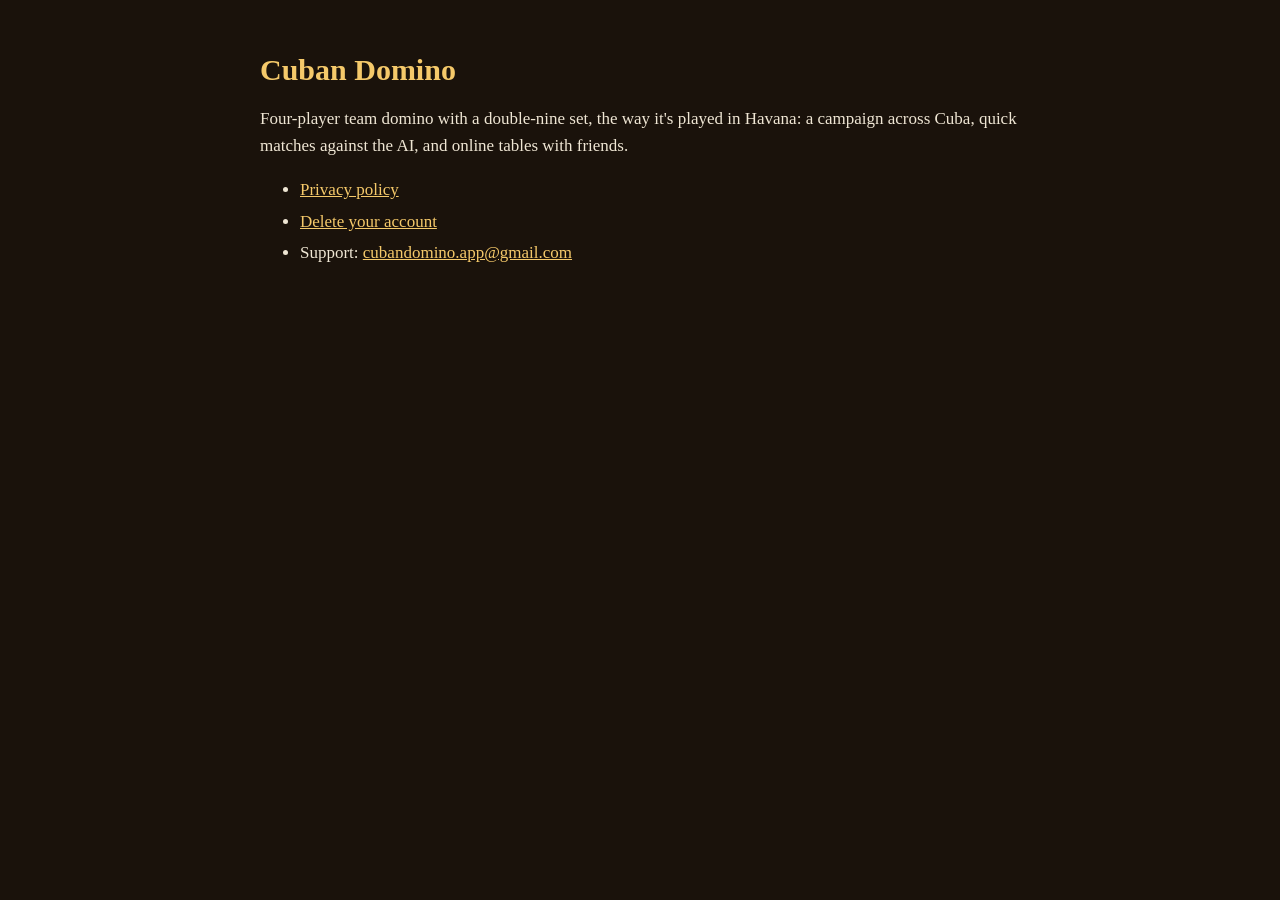
<file: cuban-domino/index.html>
<!doctype html>
<html lang="en">
<head>
<meta charset="utf-8">
<meta name="viewport" content="width=device-width, initial-scale=1">
<title>Cuban Domino</title>
<link rel="stylesheet" href="style.css">
</head>
<body>
<main>
<h1>Cuban Domino</h1>
<p>Four-player team domino with a double-nine set, the way it's played in Havana: a campaign across Cuba, quick matches against the AI, and online tables with friends.</p>
<ul>
<li><a href="privacy.html">Privacy policy</a></li>
<li><a href="delete-account.html">Delete your account</a></li>
<li>Support: <a href="mailto:cubandomino.app@gmail.com">cubandomino.app@gmail.com</a></li>
</ul>
</main>
</body>
</html>
</file>
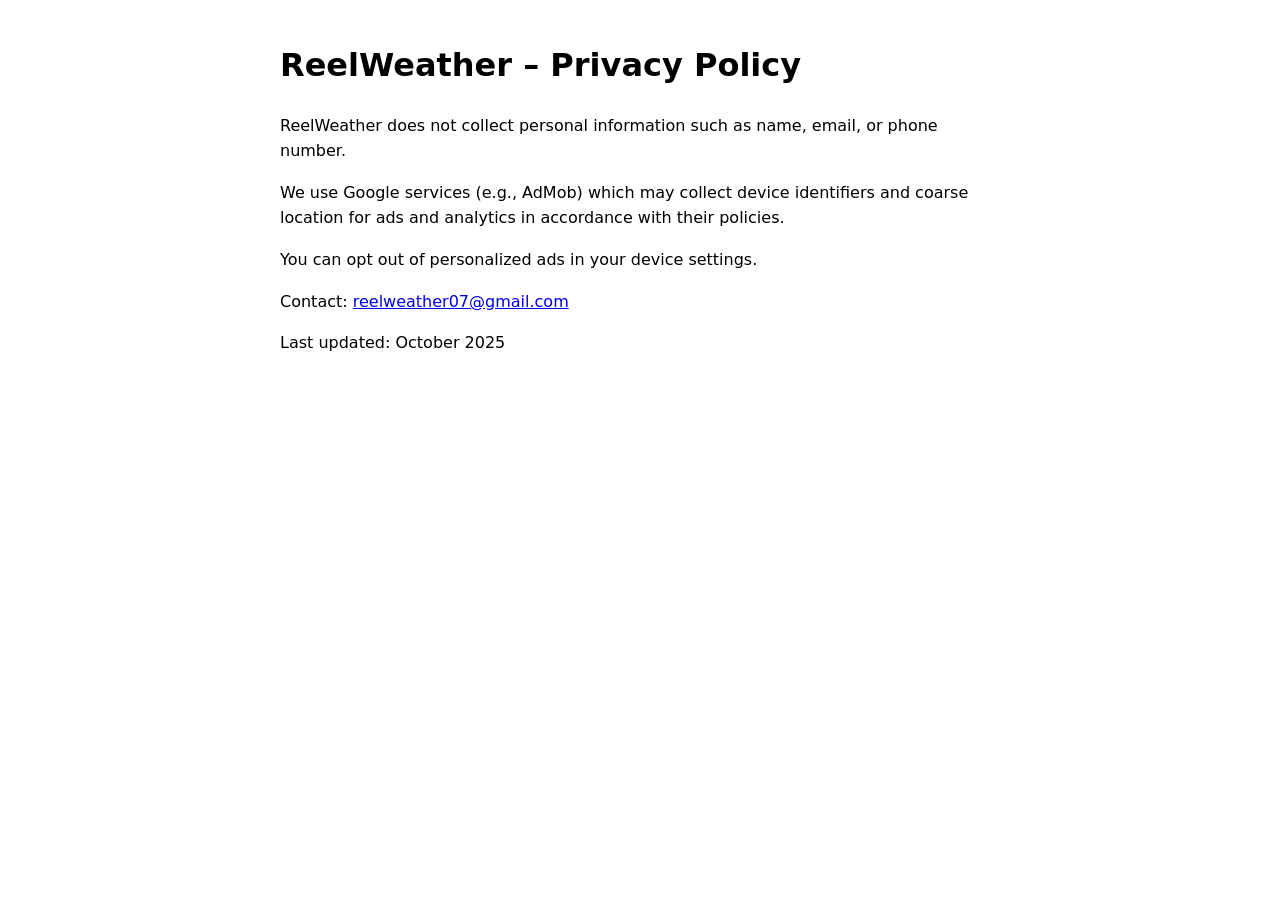
<file: privacy.html>
<!doctype html>
<html lang="en">
<head>
  <meta charset="utf-8">
  <title>ReelWeather – Privacy Policy</title>
  <meta name="viewport" content="width=device-width,initial-scale=1">
  <style>body{max-width:720px;margin:40px auto;font:16px/1.6 system-ui;padding:0 16px}</style>
</head>
<body>
  <h1>ReelWeather – Privacy Policy</h1>
  <p>ReelWeather does not collect personal information such as name, email, or phone number.</p>
  <p>We use Google services (e.g., AdMob) which may collect device identifiers and coarse location for ads and analytics in accordance with their policies.</p>
  <p>You can opt out of personalized ads in your device settings.</p>
  <p>Contact: <a href="mailto:reelweather07@gmail.com">reelweather07@gmail.com</a></p>
  <p>Last updated: October 2025</p>
</body>
</html>
</file>
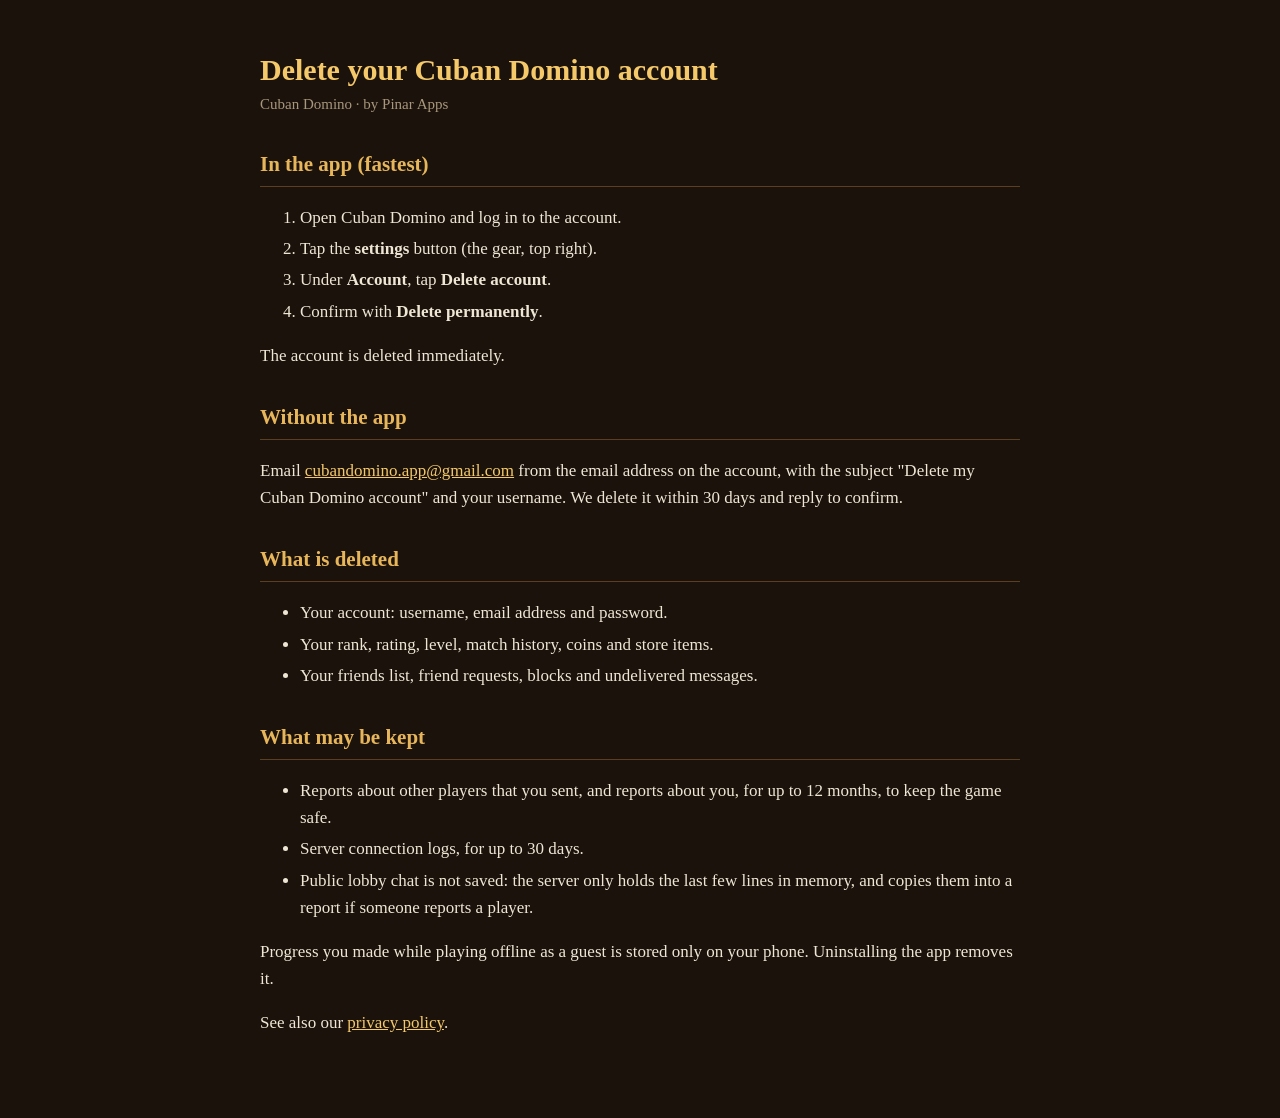
<file: cuban-domino/delete-account.html>
<!doctype html>
<html lang="en">
<head>
<meta charset="utf-8">
<meta name="viewport" content="width=device-width, initial-scale=1">
<title>Cuban Domino - Delete Your Account</title>
<link rel="stylesheet" href="style.css">
</head>
<body>
<main>
<h1>Delete your Cuban Domino account</h1>
<p class="meta">Cuban Domino &middot; by Pinar Apps</p>

<h2>In the app (fastest)</h2>
<ol>
<li>Open Cuban Domino and log in to the account.</li>
<li>Tap the <strong>settings</strong> button (the gear, top right).</li>
<li>Under <strong>Account</strong>, tap <strong>Delete account</strong>.</li>
<li>Confirm with <strong>Delete permanently</strong>.</li>
</ol>
<p>The account is deleted immediately.</p>

<h2>Without the app</h2>
<p>Email <a href="mailto:cubandomino.app@gmail.com?subject=Delete%20my%20Cuban%20Domino%20account">cubandomino.app@gmail.com</a> from the email address on the account, with the subject "Delete my Cuban Domino account" and your username. We delete it within 30 days and reply to confirm.</p>

<h2>What is deleted</h2>
<ul>
<li>Your account: username, email address and password.</li>
<li>Your rank, rating, level, match history, coins and store items.</li>
<li>Your friends list, friend requests, blocks and undelivered messages.</li>
</ul>

<h2>What may be kept</h2>
<ul>
<li>Reports about other players that you sent, and reports about you, for up to 12 months, to keep the game safe.</li>
<li>Server connection logs, for up to 30 days.</li>
<li>Public lobby chat is not saved: the server only holds the last few lines in memory, and copies them into a report if someone reports a player.</li>
</ul>
<p>Progress you made while playing offline as a guest is stored only on your phone. Uninstalling the app removes it.</p>
<p>See also our <a href="privacy.html">privacy policy</a>.</p>
</main>
</body>
</html>
</file>
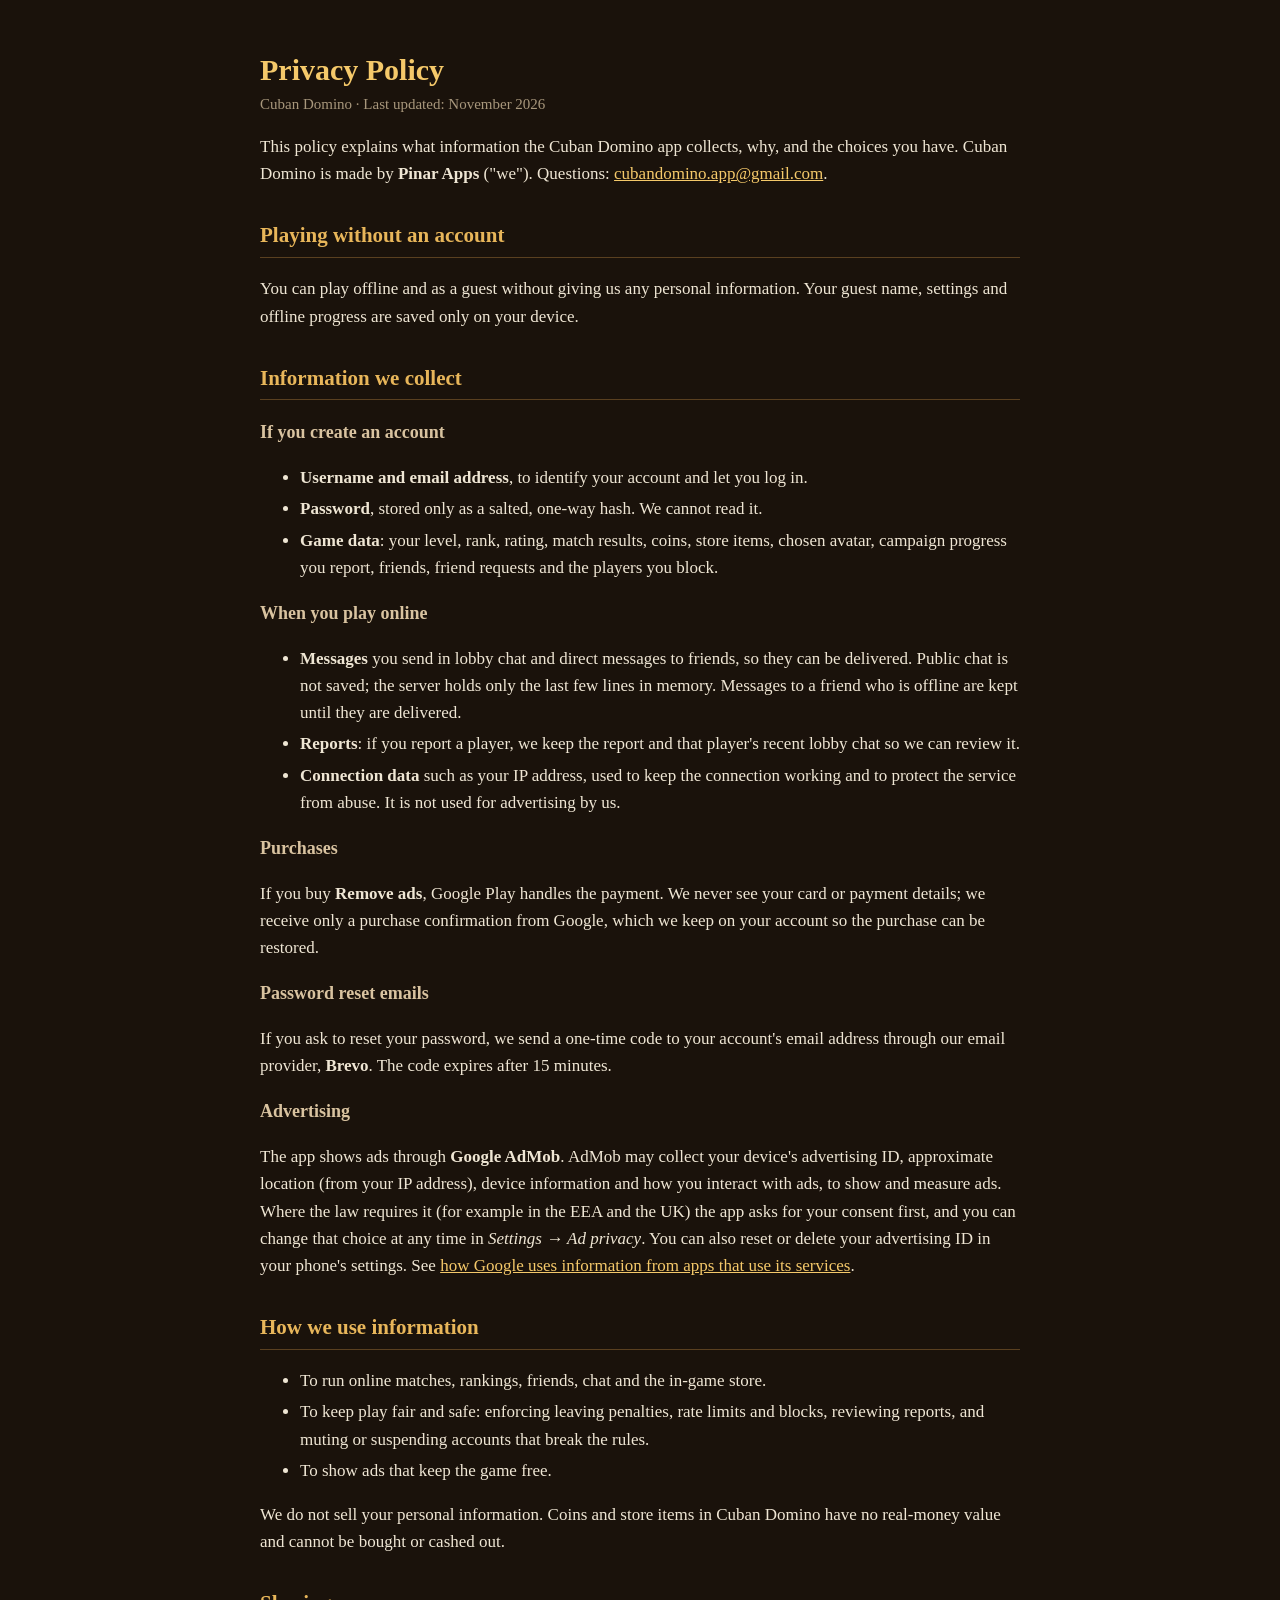
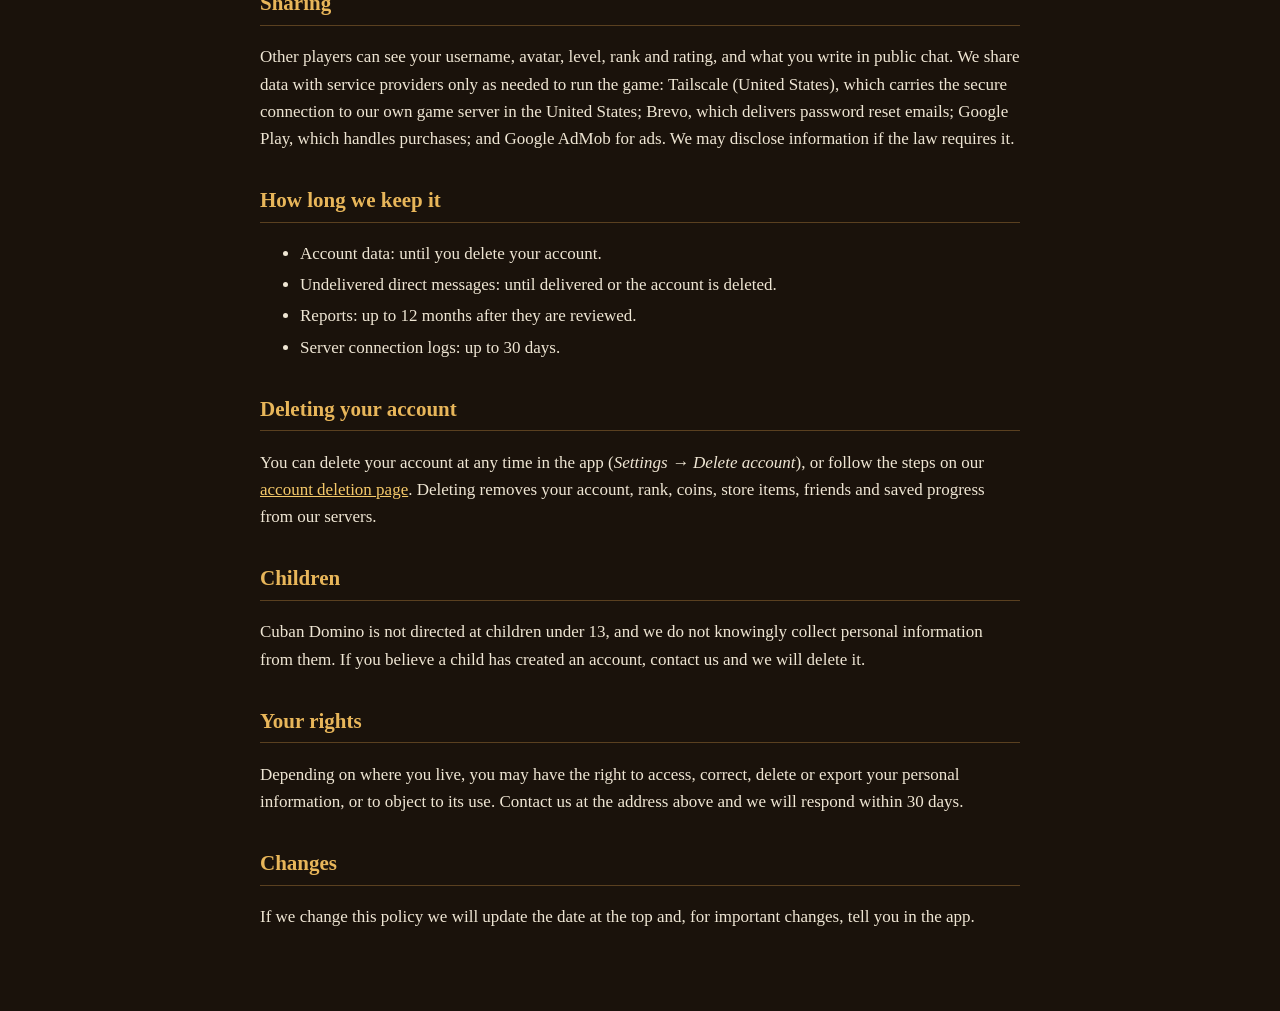
<file: cuban-domino/privacy.html>
<!doctype html>
<html lang="en">
<head>
<meta charset="utf-8">
<meta name="viewport" content="width=device-width, initial-scale=1">
<title>Cuban Domino - Privacy Policy</title>
<link rel="stylesheet" href="style.css">
</head>
<body>
<main>
<h1>Privacy Policy</h1>
<p class="meta">Cuban Domino &middot; Last updated: <!-- FILL IN: publish date -->November 2026</p>

<p>This policy explains what information the Cuban Domino app collects, why, and the choices you have. Cuban Domino is made by <strong>Pinar Apps</strong> ("we"). Questions: <a href="mailto:cubandomino.app@gmail.com">cubandomino.app@gmail.com</a>.</p>

<h2>Playing without an account</h2>
<p>You can play offline and as a guest without giving us any personal information. Your guest name, settings and offline progress are saved only on your device.</p>

<h2>Information we collect</h2>
<h3>If you create an account</h3>
<ul>
<li><strong>Username and email address</strong>, to identify your account and let you log in.</li>
<li><strong>Password</strong>, stored only as a salted, one-way hash. We cannot read it.</li>
<li><strong>Game data</strong>: your level, rank, rating, match results, coins, store items, chosen avatar, campaign progress you report, friends, friend requests and the players you block.</li>
</ul>
<h3>When you play online</h3>
<ul>
<li><strong>Messages</strong> you send in lobby chat and direct messages to friends, so they can be delivered. Public chat is not saved; the server holds only the last few lines in memory. Messages to a friend who is offline are kept until they are delivered.</li>
<li><strong>Reports</strong>: if you report a player, we keep the report and that player's recent lobby chat so we can review it.</li>
<li><strong>Connection data</strong> such as your IP address, used to keep the connection working and to protect the service from abuse. It is not used for advertising by us.</li>
</ul>
<h3>Purchases</h3>
<p>If you buy <strong>Remove ads</strong>, Google Play handles the payment. We never see your card or payment details; we receive only a purchase confirmation from Google, which we keep on your account so the purchase can be restored.</p>
<h3>Password reset emails</h3>
<p>If you ask to reset your password, we send a one-time code to your account's email address through our email provider, <strong>Brevo</strong>. The code expires after 15 minutes.</p>
<h3>Advertising</h3>
<p>The app shows ads through <strong>Google AdMob</strong>. AdMob may collect your device's advertising ID, approximate location (from your IP address), device information and how you interact with ads, to show and measure ads. Where the law requires it (for example in the EEA and the UK) the app asks for your consent first, and you can change that choice at any time in <em>Settings &rarr; Ad privacy</em>. You can also reset or delete your advertising ID in your phone's settings. See <a href="https://policies.google.com/technologies/partner-sites">how Google uses information from apps that use its services</a>.</p>

<h2>How we use information</h2>
<ul>
<li>To run online matches, rankings, friends, chat and the in-game store.</li>
<li>To keep play fair and safe: enforcing leaving penalties, rate limits and blocks, reviewing reports, and muting or suspending accounts that break the rules.</li>
<li>To show ads that keep the game free.</li>
</ul>
<p>We do not sell your personal information. Coins and store items in Cuban Domino have no real-money value and cannot be bought or cashed out.</p>

<h2>Sharing</h2>
<p>Other players can see your username, avatar, level, rank and rating, and what you write in public chat. We share data with service providers only as needed to run the game: Tailscale (United States), which carries the secure connection to our own game server in the United States; Brevo, which delivers password reset emails; Google Play, which handles purchases; and Google AdMob for ads. We may disclose information if the law requires it.</p>

<h2>How long we keep it</h2>
<ul>
<li>Account data: until you delete your account.</li>
<li>Undelivered direct messages: until delivered or the account is deleted.</li>
<li>Reports: up to 12 months after they are reviewed.</li>
<li>Server connection logs: up to 30 days.</li>
</ul>

<h2>Deleting your account</h2>
<p>You can delete your account at any time in the app (<em>Settings &rarr; Delete account</em>), or follow the steps on our <a href="delete-account.html">account deletion page</a>. Deleting removes your account, rank, coins, store items, friends and saved progress from our servers.</p>

<h2>Children</h2>
<p>Cuban Domino is not directed at children under 13, and we do not knowingly collect personal information from them. If you believe a child has created an account, contact us and we will delete it.</p>

<h2>Your rights</h2>
<p>Depending on where you live, you may have the right to access, correct, delete or export your personal information, or to object to its use. Contact us at the address above and we will respond within 30 days.</p>

<h2>Changes</h2>
<p>If we change this policy we will update the date at the top and, for important changes, tell you in the app.</p>
</main>
</body>
</html>
</file>
<file: cuban-domino/style.css>
:root { color-scheme: dark; }
body {
  margin: 0;
  background: #1a120b;
  color: #efe6d4;
  font: 17px/1.6 Georgia, "Times New Roman", serif;
}
main { max-width: 760px; margin: 0 auto; padding: 32px 16px 64px; }
h1 { color: #f5c96a; font-size: 30px; line-height: 1.2; margin-bottom: 4px; }
h2 { color: #e8b65a; font-size: 21px; margin-top: 32px; border-bottom: 1px solid #5a4020; padding-bottom: 4px; }
h3 { color: #d9c3a0; font-size: 18px; margin-bottom: 4px; }
a { color: #f5c96a; }
.meta { color: #a8977c; font-size: 15px; margin-top: 0; }
li { margin: 4px 0; }
</file>
